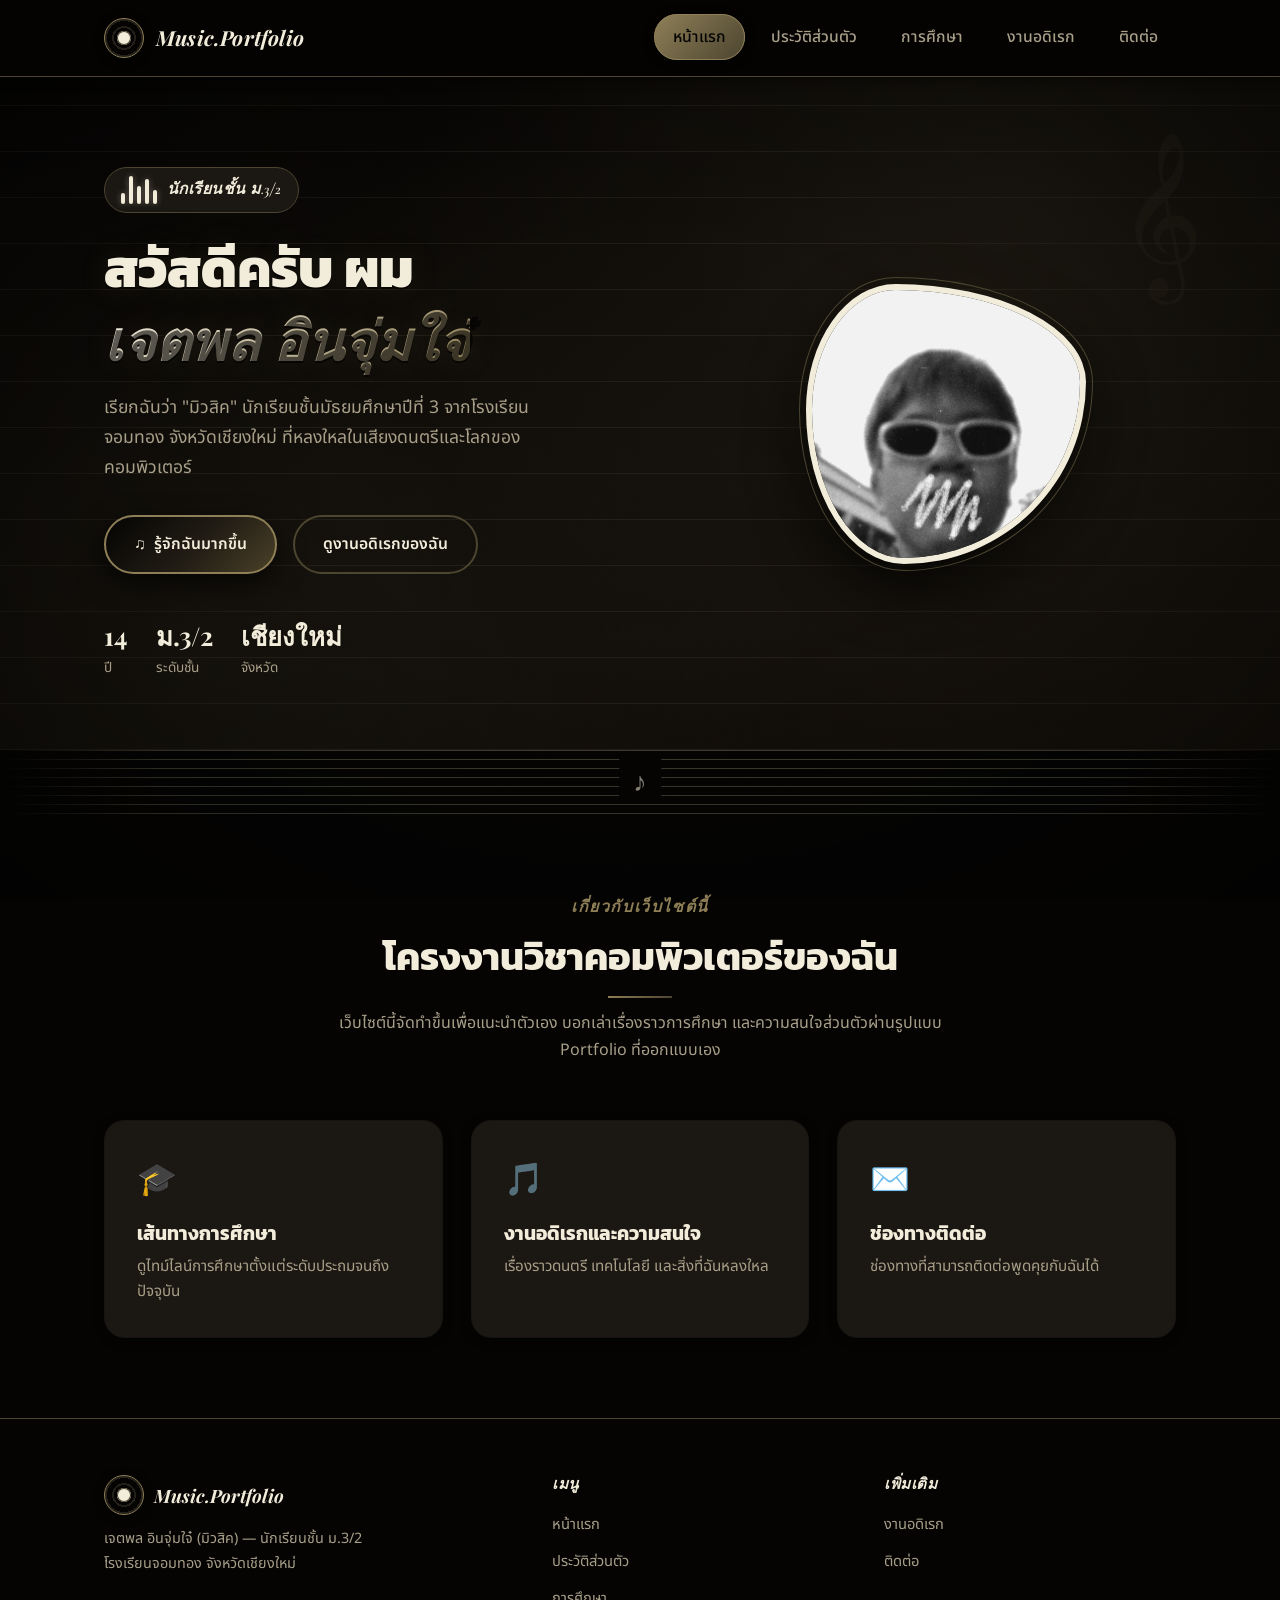
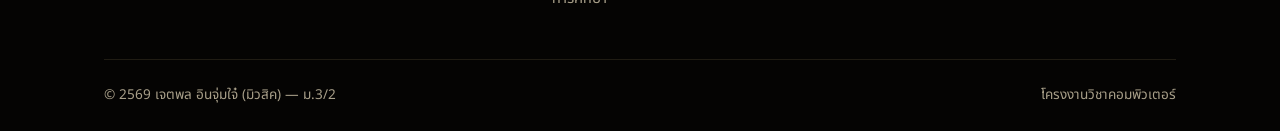
<file: index.html>
<!DOCTYPE html>
<html lang="th">
<head>
  <meta charset="UTF-8">
  <meta name="viewport" content="width=device-width, initial-scale=1.0">
  <title>มิวสิค | Student Portfolio</title>
  <link rel="stylesheet" href="style.css">
</head>
<body>

  <header>
    <nav class="navbar">
      <div class="container">
        <a href="index.html" class="nav-brand">
          <span class="logo-mark">ม</span>
          Music.Portfolio
        </a>
        <ul class="nav-links" id="navLinks">
          <li><a href="index.html" class="active">หน้าแรก</a></li>
          <li><a href="profile.html">ประวัติส่วนตัว</a></li>
          <li><a href="education.html">การศึกษา</a></li>
          <li><a href="hobby.html">งานอดิเรก</a></li>
          <li><a href="contact.html">ติดต่อ</a></li>
        </ul>
        <button class="nav-toggle" id="navToggle" aria-label="เปิดเมนู">
          <span></span><span></span><span></span>
        </button>
      </div>
    </nav>
  </header>

  <main>
    <section class="hero">
      <div class="hero-bg-wave"></div>
      <div class="container">
        <div class="hero-text fade-up">
          <span class="hero-eyebrow">
            <span class="soundwave"><span></span><span></span><span></span><span></span><span></span></span>
            นักเรียนชั้น ม.3/2
          </span>
          <h1>สวัสดีครับ ผม<br><span>เจตพล อินจุ่มใจ๋</span></h1>
          <p class="hero-tagline">
            เรียกฉันว่า "มิวสิค" นักเรียนชั้นมัธยมศึกษาปีที่ 3 จากโรงเรียนจอมทอง
            จังหวัดเชียงใหม่ ที่หลงใหลในเสียงดนตรีและโลกของคอมพิวเตอร์
          </p>
          <div class="hero-actions">
            <a href="profile.html" class="btn btn-primary">รู้จักฉันมากขึ้น</a>
            <a href="hobby.html" class="btn btn-secondary">ดูงานอดิเรกของฉัน</a>
          </div>
          <div class="hero-stats">
            <div class="hero-stat">
              <strong>14</strong>
              <span>ปี</span>
            </div>
            <div class="hero-stat">
              <strong>ม.3/2</strong>
              <span>ระดับชั้น</span>
            </div>
            <div class="hero-stat">
              <strong>เชียงใหม่</strong>
              <span>จังหวัด</span>
            </div>
          </div>
        </div>
        <div class="hero-visual fade-up delay-2">
          <div class="profile-frame">
            <img src="[data-uri]"
                 alt="รูปโปรไฟล์ของฉัน">
          </div>
        </div>
      </div>
    </section>

    <div class="section-divider"></div>

    <section class="section">
      <div class="container">
        <div class="section-header">
          <span class="eyebrow">เกี่ยวกับเว็บไซต์นี้</span>
          <h2>โครงงานวิชาคอมพิวเตอร์ของฉัน</h2>
          <p>เว็บไซต์นี้จัดทำขึ้นเพื่อแนะนำตัวเอง บอกเล่าเรื่องราวการศึกษา
            และความสนใจส่วนตัวผ่านรูปแบบ Portfolio ที่ออกแบบเอง</p>
        </div>
        <div class="hobby-grid">
          <div class="card">
            <div class="icon" style="font-size:2rem; margin-bottom:14px;">🎓</div>
            <h3>เส้นทางการศึกษา</h3>
            <p style="color:var(--text-muted); font-size:0.95rem; margin-top:8px;">
              ดูไทม์ไลน์การศึกษาตั้งแต่ระดับประถมจนถึงปัจจุบัน
            </p>
          </div>
          <div class="card">
            <div class="icon" style="font-size:2rem; margin-bottom:14px;">🎵</div>
            <h3>งานอดิเรกและความสนใจ</h3>
            <p style="color:var(--text-muted); font-size:0.95rem; margin-top:8px;">
              เรื่องราวดนตรี เทคโนโลยี และสิ่งที่ฉันหลงใหล
            </p>
          </div>
          <div class="card">
            <div class="icon" style="font-size:2rem; margin-bottom:14px;">✉️</div>
            <h3>ช่องทางติดต่อ</h3>
            <p style="color:var(--text-muted); font-size:0.95rem; margin-top:8px;">
              ช่องทางที่สามารถติดต่อพูดคุยกับฉันได้
            </p>
          </div>
        </div>
      </div>
    </section>
  </main>

  <footer class="site-footer">
    <div class="container">
      <div class="footer-top">
        <div class="footer-col">
          <div class="footer-brand">
            <span class="logo-mark">ม</span>
            Music.Portfolio
          </div>
          <p style="font-size:0.9rem; color:var(--blue-200);">
            เจตพล อินจุ่มใจ๋ (มิวสิค) — นักเรียนชั้น ม.3/2<br>
            โรงเรียนจอมทอง จังหวัดเชียงใหม่
          </p>
        </div>
        <div class="footer-col">
          <h4>เมนู</h4>
          <ul>
            <li><a href="index.html">หน้าแรก</a></li>
            <li><a href="profile.html">ประวัติส่วนตัว</a></li>
            <li><a href="education.html">การศึกษา</a></li>
          </ul>
        </div>
        <div class="footer-col">
          <h4>เพิ่มเติม</h4>
          <ul>
            <li><a href="hobby.html">งานอดิเรก</a></li>
            <li><a href="contact.html">ติดต่อ</a></li>
          </ul>
        </div>
      </div>
      <div class="footer-bottom">
        <span>© 2569 เจตพล อินจุ่มใจ๋ (มิวสิค) — ม.3/2</span>
        <span>โครงงานวิชาคอมพิวเตอร์</span>
      </div>
    </div>
  </footer>

  <script>
    const navToggle = document.getElementById('navToggle');
    const navLinks = document.getElementById('navLinks');
    if (navToggle) {
      navToggle.addEventListener('click', () => navLinks.classList.toggle('open'));
    }
  </script>

  <script>
    // ลอยตัวโน้ตดนตรี — ambient floating notes decoration
    (function () {
      const container = document.createElement('div');
      container.className = 'notes-bg';
      document.body.appendChild(container);
      const symbols = ['\u266A', '\u266B', '\u2669', '\u266C'];
      const count = window.innerWidth < 760 ? 7 : 13;
      for (let i = 0; i < count; i++) {
        const note = document.createElement('span');
        note.className = 'note-particle';
        note.textContent = symbols[Math.floor(Math.random() * symbols.length)];
        note.style.left = (Math.random() * 100) + 'vw';
        note.style.fontSize = (14 + Math.random() * 22) + 'px';
        note.style.animationDuration = (12 + Math.random() * 14) + 's';
        note.style.animationDelay = (Math.random() * 16) + 's';
        container.appendChild(note);
      }
    })();
  </script>

</body>
</html>
</file>
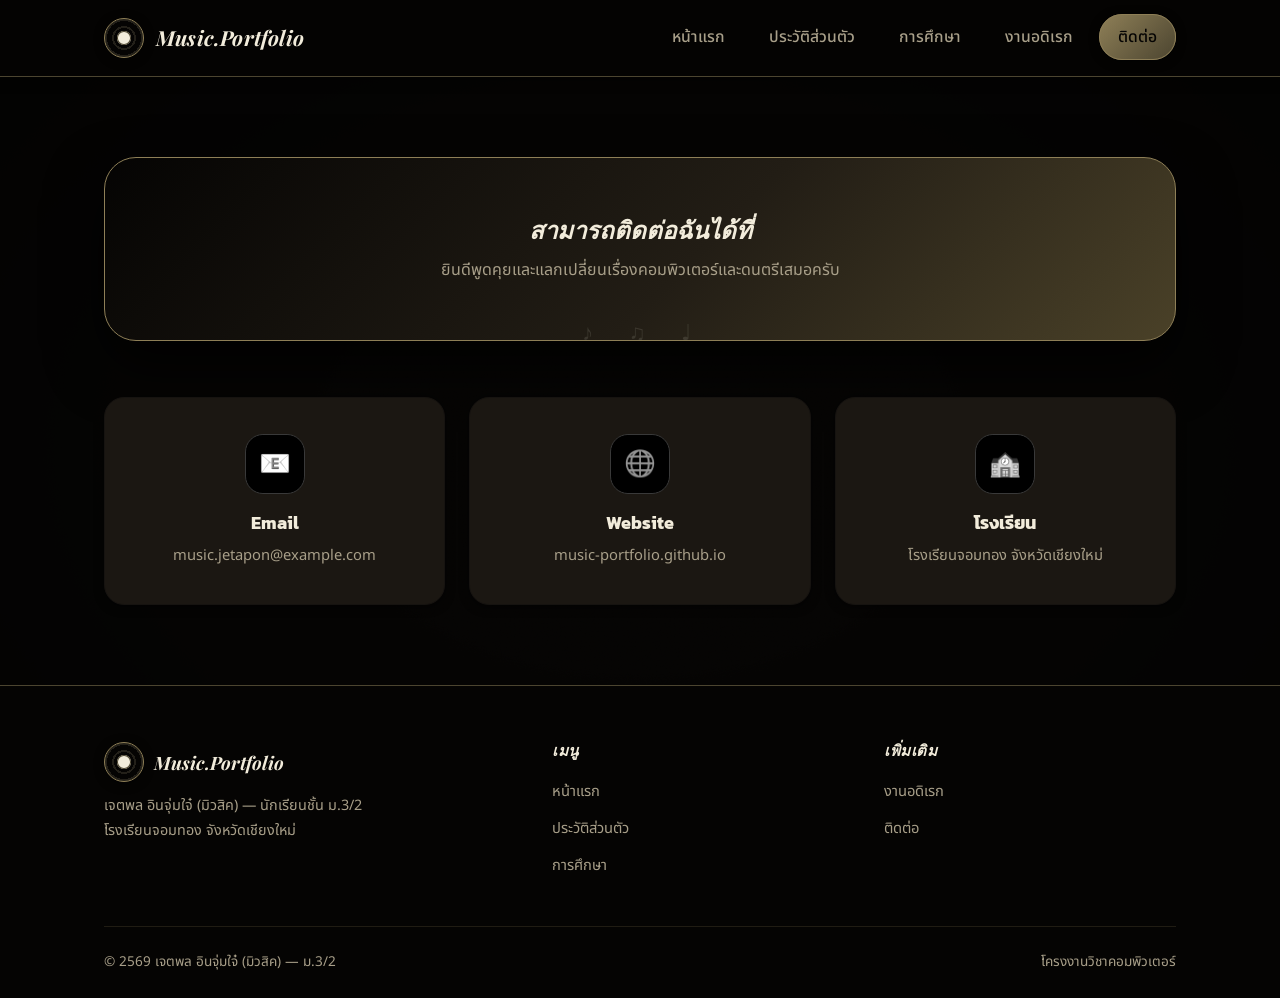
<file: contact.html>
<!DOCTYPE html>
<html lang="th">
<head>
  <meta charset="UTF-8">
  <meta name="viewport" content="width=device-width, initial-scale=1.0">
  <title>ติดต่อ | มิวสิค Portfolio</title>
  <link rel="stylesheet" href="style.css">
</head>
<body>

  <header>
    <nav class="navbar">
      <div class="container">
        <a href="index.html" class="nav-brand">
          <span class="logo-mark">ม</span>
          Music.Portfolio
        </a>
        <ul class="nav-links" id="navLinks">
          <li><a href="index.html">หน้าแรก</a></li>
          <li><a href="profile.html">ประวัติส่วนตัว</a></li>
          <li><a href="education.html">การศึกษา</a></li>
          <li><a href="hobby.html">งานอดิเรก</a></li>
          <li><a href="contact.html" class="active">ติดต่อ</a></li>
        </ul>
        <button class="nav-toggle" id="navToggle" aria-label="เปิดเมนู">
          <span></span><span></span><span></span>
        </button>
      </div>
    </nav>
  </header>

  <main>
    <section class="section">
      <div class="container">
        <div class="contact-cta">
          <h2>สามารถติดต่อฉันได้ที่</h2>
          <p>ยินดีพูดคุยและแลกเปลี่ยนเรื่องคอมพิวเตอร์และดนตรีเสมอครับ</p>
        </div>

        <div class="contact-grid">
          <div class="card contact-card">
            <div class="icon-badge">📧</div>
            <h3>Email</h3>
            <p>music.jetapon@example.com</p>
          </div>

          <div class="card contact-card">
            <div class="icon-badge">🌐</div>
            <h3>Website</h3>
            <p>music-portfolio.github.io</p>
          </div>

          <div class="card contact-card">
            <div class="icon-badge">🏫</div>
            <h3>โรงเรียน</h3>
            <p>โรงเรียนจอมทอง จังหวัดเชียงใหม่</p>
          </div>
        </div>
      </div>
    </section>
  </main>

  <footer class="site-footer">
    <div class="container">
      <div class="footer-top">
        <div class="footer-col">
          <div class="footer-brand">
            <span class="logo-mark">ม</span>
            Music.Portfolio
          </div>
          <p style="font-size:0.9rem; color:var(--blue-200);">
            เจตพล อินจุ่มใจ๋ (มิวสิค) — นักเรียนชั้น ม.3/2<br>
            โรงเรียนจอมทอง จังหวัดเชียงใหม่
          </p>
        </div>
        <div class="footer-col">
          <h4>เมนู</h4>
          <ul>
            <li><a href="index.html">หน้าแรก</a></li>
            <li><a href="profile.html">ประวัติส่วนตัว</a></li>
            <li><a href="education.html">การศึกษา</a></li>
          </ul>
        </div>
        <div class="footer-col">
          <h4>เพิ่มเติม</h4>
          <ul>
            <li><a href="hobby.html">งานอดิเรก</a></li>
            <li><a href="contact.html">ติดต่อ</a></li>
          </ul>
        </div>
      </div>
      <div class="footer-bottom">
        <span>© 2569 เจตพล อินจุ่มใจ๋ (มิวสิค) — ม.3/2</span>
        <span>โครงงานวิชาคอมพิวเตอร์</span>
      </div>
    </div>
  </footer>

  <script>
    const navToggle = document.getElementById('navToggle');
    const navLinks = document.getElementById('navLinks');
    if (navToggle) {
      navToggle.addEventListener('click', () => navLinks.classList.toggle('open'));
    }
  </script>

  <script>
    // ลอยตัวโน้ตดนตรี — ambient floating notes decoration
    (function () {
      const container = document.createElement('div');
      container.className = 'notes-bg';
      document.body.appendChild(container);
      const symbols = ['\u266A', '\u266B', '\u2669', '\u266C'];
      const count = window.innerWidth < 760 ? 7 : 13;
      for (let i = 0; i < count; i++) {
        const note = document.createElement('span');
        note.className = 'note-particle';
        note.textContent = symbols[Math.floor(Math.random() * symbols.length)];
        note.style.left = (Math.random() * 100) + 'vw';
        note.style.fontSize = (14 + Math.random() * 22) + 'px';
        note.style.animationDuration = (12 + Math.random() * 14) + 's';
        note.style.animationDelay = (Math.random() * 16) + 's';
        container.appendChild(note);
      }
    })();
  </script>

</body>
</html>
</file>
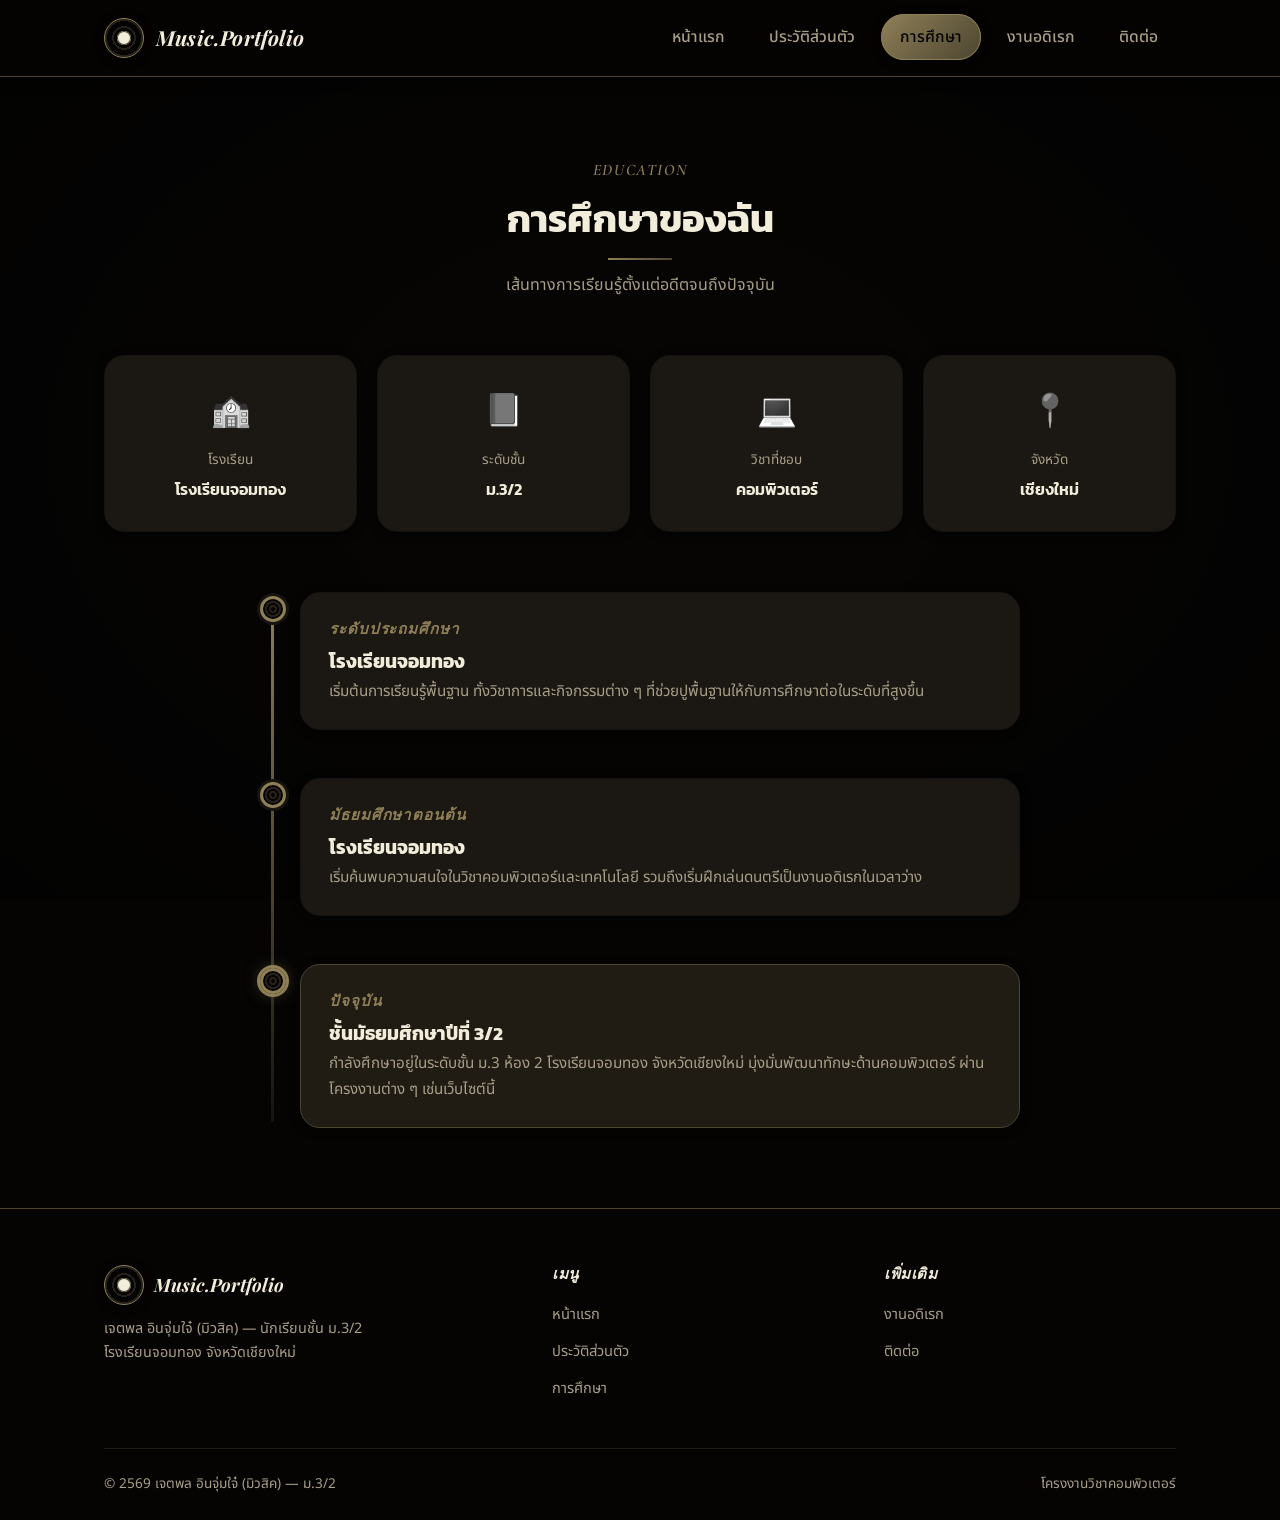
<file: education.html>
<!DOCTYPE html>
<html lang="th">
<head>
  <meta charset="UTF-8">
  <meta name="viewport" content="width=device-width, initial-scale=1.0">
  <title>การศึกษา | มิวสิค Portfolio</title>
  <link rel="stylesheet" href="style.css">
</head>
<body>

  <header>
    <nav class="navbar">
      <div class="container">
        <a href="index.html" class="nav-brand">
          <span class="logo-mark">ม</span>
          Music.Portfolio
        </a>
        <ul class="nav-links" id="navLinks">
          <li><a href="index.html">หน้าแรก</a></li>
          <li><a href="profile.html">ประวัติส่วนตัว</a></li>
          <li><a href="education.html" class="active">การศึกษา</a></li>
          <li><a href="hobby.html">งานอดิเรก</a></li>
          <li><a href="contact.html">ติดต่อ</a></li>
        </ul>
        <button class="nav-toggle" id="navToggle" aria-label="เปิดเมนู">
          <span></span><span></span><span></span>
        </button>
      </div>
    </nav>
  </header>

  <main>
    <section class="section">
      <div class="container">
        <div class="section-header">
          <span class="eyebrow">Education</span>
          <h2>การศึกษาของฉัน</h2>
          <p>เส้นทางการเรียนรู้ตั้งแต่อดีตจนถึงปัจจุบัน</p>
        </div>

        <div class="highlight-strip">
          <div class="highlight-item">
            <div class="icon">🏫</div>
            <div class="label">โรงเรียน</div>
            <div class="value">โรงเรียนจอมทอง</div>
          </div>
          <div class="highlight-item">
            <div class="icon">📘</div>
            <div class="label">ระดับชั้น</div>
            <div class="value">ม.3/2</div>
          </div>
          <div class="highlight-item">
            <div class="icon">💻</div>
            <div class="label">วิชาที่ชอบ</div>
            <div class="value">คอมพิวเตอร์</div>
          </div>
          <div class="highlight-item">
            <div class="icon">📍</div>
            <div class="label">จังหวัด</div>
            <div class="value">เชียงใหม่</div>
          </div>
        </div>

        <div class="timeline">
          <div class="timeline-item">
            <div class="timeline-dot"></div>
            <div class="timeline-content">
              <div class="stage">ระดับประถมศึกษา</div>
              <h3>โรงเรียนจอมทอง</h3>
              <p>เริ่มต้นการเรียนรู้พื้นฐาน ทั้งวิชาการและกิจกรรมต่าง ๆ
                ที่ช่วยปูพื้นฐานให้กับการศึกษาต่อในระดับที่สูงขึ้น</p>
            </div>
          </div>

          <div class="timeline-item">
            <div class="timeline-dot"></div>
            <div class="timeline-content">
              <div class="stage">มัธยมศึกษาตอนต้น</div>
              <h3>โรงเรียนจอมทอง</h3>
              <p>เริ่มค้นพบความสนใจในวิชาคอมพิวเตอร์และเทคโนโลยี
                รวมถึงเริ่มฝึกเล่นดนตรีเป็นงานอดิเรกในเวลาว่าง</p>
            </div>
          </div>

          <div class="timeline-item current">
            <div class="timeline-dot"></div>
            <div class="timeline-content">
              <div class="stage">ปัจจุบัน</div>
              <h3>ชั้นมัธยมศึกษาปีที่ 3/2</h3>
              <p>กำลังศึกษาอยู่ในระดับชั้น ม.3 ห้อง 2 โรงเรียนจอมทอง
                จังหวัดเชียงใหม่ มุ่งมั่นพัฒนาทักษะด้านคอมพิวเตอร์
                ผ่านโครงงานต่าง ๆ เช่นเว็บไซต์นี้</p>
            </div>
          </div>
        </div>
      </div>
    </section>
  </main>

  <footer class="site-footer">
    <div class="container">
      <div class="footer-top">
        <div class="footer-col">
          <div class="footer-brand">
            <span class="logo-mark">ม</span>
            Music.Portfolio
          </div>
          <p style="font-size:0.9rem; color:var(--blue-200);">
            เจตพล อินจุ่มใจ๋ (มิวสิค) — นักเรียนชั้น ม.3/2<br>
            โรงเรียนจอมทอง จังหวัดเชียงใหม่
          </p>
        </div>
        <div class="footer-col">
          <h4>เมนู</h4>
          <ul>
            <li><a href="index.html">หน้าแรก</a></li>
            <li><a href="profile.html">ประวัติส่วนตัว</a></li>
            <li><a href="education.html">การศึกษา</a></li>
          </ul>
        </div>
        <div class="footer-col">
          <h4>เพิ่มเติม</h4>
          <ul>
            <li><a href="hobby.html">งานอดิเรก</a></li>
            <li><a href="contact.html">ติดต่อ</a></li>
          </ul>
        </div>
      </div>
      <div class="footer-bottom">
        <span>© 2569 เจตพล อินจุ่มใจ๋ (มิวสิค) — ม.3/2</span>
        <span>โครงงานวิชาคอมพิวเตอร์</span>
      </div>
    </div>
  </footer>

  <script>
    const navToggle = document.getElementById('navToggle');
    const navLinks = document.getElementById('navLinks');
    if (navToggle) {
      navToggle.addEventListener('click', () => navLinks.classList.toggle('open'));
    }
  </script>

  <script>
    // ลอยตัวโน้ตดนตรี — ambient floating notes decoration
    (function () {
      const container = document.createElement('div');
      container.className = 'notes-bg';
      document.body.appendChild(container);
      const symbols = ['\u266A', '\u266B', '\u2669', '\u266C'];
      const count = window.innerWidth < 760 ? 7 : 13;
      for (let i = 0; i < count; i++) {
        const note = document.createElement('span');
        note.className = 'note-particle';
        note.textContent = symbols[Math.floor(Math.random() * symbols.length)];
        note.style.left = (Math.random() * 100) + 'vw';
        note.style.fontSize = (14 + Math.random() * 22) + 'px';
        note.style.animationDuration = (12 + Math.random() * 14) + 's';
        note.style.animationDelay = (Math.random() * 16) + 's';
        container.appendChild(note);
      }
    })();
  </script>

</body>
</html>
</file>
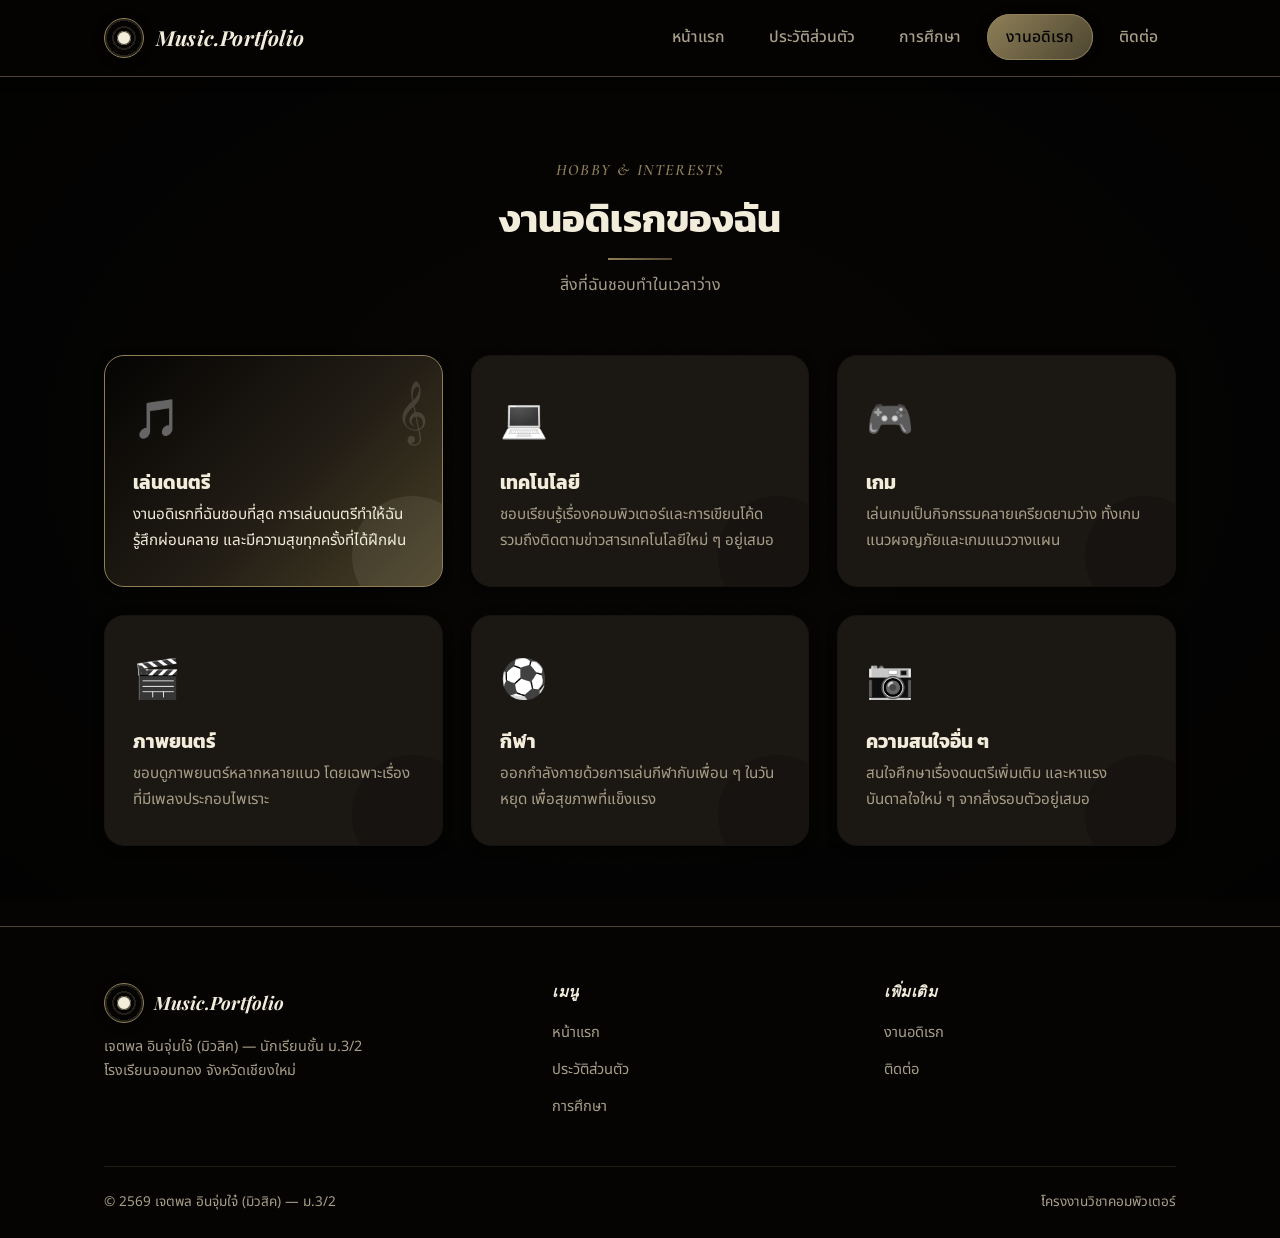
<file: hobby.html>
<!DOCTYPE html>
<html lang="th">
<head>
  <meta charset="UTF-8">
  <meta name="viewport" content="width=device-width, initial-scale=1.0">
  <title>งานอดิเรก | มิวสิค Portfolio</title>
  <link rel="stylesheet" href="style.css">
</head>
<body>

  <header>
    <nav class="navbar">
      <div class="container">
        <a href="index.html" class="nav-brand">
          <span class="logo-mark">ม</span>
          Music.Portfolio
        </a>
        <ul class="nav-links" id="navLinks">
          <li><a href="index.html">หน้าแรก</a></li>
          <li><a href="profile.html">ประวัติส่วนตัว</a></li>
          <li><a href="education.html">การศึกษา</a></li>
          <li><a href="hobby.html" class="active">งานอดิเรก</a></li>
          <li><a href="contact.html">ติดต่อ</a></li>
        </ul>
        <button class="nav-toggle" id="navToggle" aria-label="เปิดเมนู">
          <span></span><span></span><span></span>
        </button>
      </div>
    </nav>
  </header>

  <main>
    <section class="section">
      <div class="container">
        <div class="section-header">
          <span class="eyebrow">Hobby &amp; Interests</span>
          <h2>งานอดิเรกของฉัน</h2>
          <p>สิ่งที่ฉันชอบทำในเวลาว่าง</p>
        </div>

        <div class="hobby-grid">
          <div class="hobby-card featured">
            <div class="icon">🎵</div>
            <h3>เล่นดนตรี</h3>
            <p>งานอดิเรกที่ฉันชอบที่สุด การเล่นดนตรีทำให้ฉันรู้สึกผ่อนคลาย
              และมีความสุขทุกครั้งที่ได้ฝึกฝน</p>
          </div>

          <div class="hobby-card">
            <div class="icon">💻</div>
            <h3>เทคโนโลยี</h3>
            <p>ชอบเรียนรู้เรื่องคอมพิวเตอร์และการเขียนโค้ด
              รวมถึงติดตามข่าวสารเทคโนโลยีใหม่ ๆ อยู่เสมอ</p>
          </div>

          <div class="hobby-card">
            <div class="icon">🎮</div>
            <h3>เกม</h3>
            <p>เล่นเกมเป็นกิจกรรมคลายเครียดยามว่าง
              ทั้งเกมแนวผจญภัยและเกมแนววางแผน</p>
          </div>

          <div class="hobby-card">
            <div class="icon">🎬</div>
            <h3>ภาพยนตร์</h3>
            <p>ชอบดูภาพยนตร์หลากหลายแนว โดยเฉพาะเรื่องที่มีเพลงประกอบไพเราะ</p>
          </div>

          <div class="hobby-card">
            <div class="icon">⚽</div>
            <h3>กีฬา</h3>
            <p>ออกกำลังกายด้วยการเล่นกีฬากับเพื่อน ๆ ในวันหยุด
              เพื่อสุขภาพที่แข็งแรง</p>
          </div>

          <div class="hobby-card">
            <div class="icon">📷</div>
            <h3>ความสนใจอื่น ๆ</h3>
            <p>สนใจศึกษาเรื่องดนตรีเพิ่มเติม และหาแรงบันดาลใจใหม่ ๆ
              จากสิ่งรอบตัวอยู่เสมอ</p>
          </div>
        </div>
      </div>
    </section>
  </main>

  <footer class="site-footer">
    <div class="container">
      <div class="footer-top">
        <div class="footer-col">
          <div class="footer-brand">
            <span class="logo-mark">ม</span>
            Music.Portfolio
          </div>
          <p style="font-size:0.9rem; color:var(--blue-200);">
            เจตพล อินจุ่มใจ๋ (มิวสิค) — นักเรียนชั้น ม.3/2<br>
            โรงเรียนจอมทอง จังหวัดเชียงใหม่
          </p>
        </div>
        <div class="footer-col">
          <h4>เมนู</h4>
          <ul>
            <li><a href="index.html">หน้าแรก</a></li>
            <li><a href="profile.html">ประวัติส่วนตัว</a></li>
            <li><a href="education.html">การศึกษา</a></li>
          </ul>
        </div>
        <div class="footer-col">
          <h4>เพิ่มเติม</h4>
          <ul>
            <li><a href="hobby.html">งานอดิเรก</a></li>
            <li><a href="contact.html">ติดต่อ</a></li>
          </ul>
        </div>
      </div>
      <div class="footer-bottom">
        <span>© 2569 เจตพล อินจุ่มใจ๋ (มิวสิค) — ม.3/2</span>
        <span>โครงงานวิชาคอมพิวเตอร์</span>
      </div>
    </div>
  </footer>

  <script>
    const navToggle = document.getElementById('navToggle');
    const navLinks = document.getElementById('navLinks');
    if (navToggle) {
      navToggle.addEventListener('click', () => navLinks.classList.toggle('open'));
    }
  </script>

  <script>
    // ลอยตัวโน้ตดนตรี — ambient floating notes decoration
    (function () {
      const container = document.createElement('div');
      container.className = 'notes-bg';
      document.body.appendChild(container);
      const symbols = ['\u266A', '\u266B', '\u2669', '\u266C'];
      const count = window.innerWidth < 760 ? 7 : 13;
      for (let i = 0; i < count; i++) {
        const note = document.createElement('span');
        note.className = 'note-particle';
        note.textContent = symbols[Math.floor(Math.random() * symbols.length)];
        note.style.left = (Math.random() * 100) + 'vw';
        note.style.fontSize = (14 + Math.random() * 22) + 'px';
        note.style.animationDuration = (12 + Math.random() * 14) + 's';
        note.style.animationDelay = (Math.random() * 16) + 's';
        container.appendChild(note);
      }
    })();
  </script>

</body>
</html>
</file>
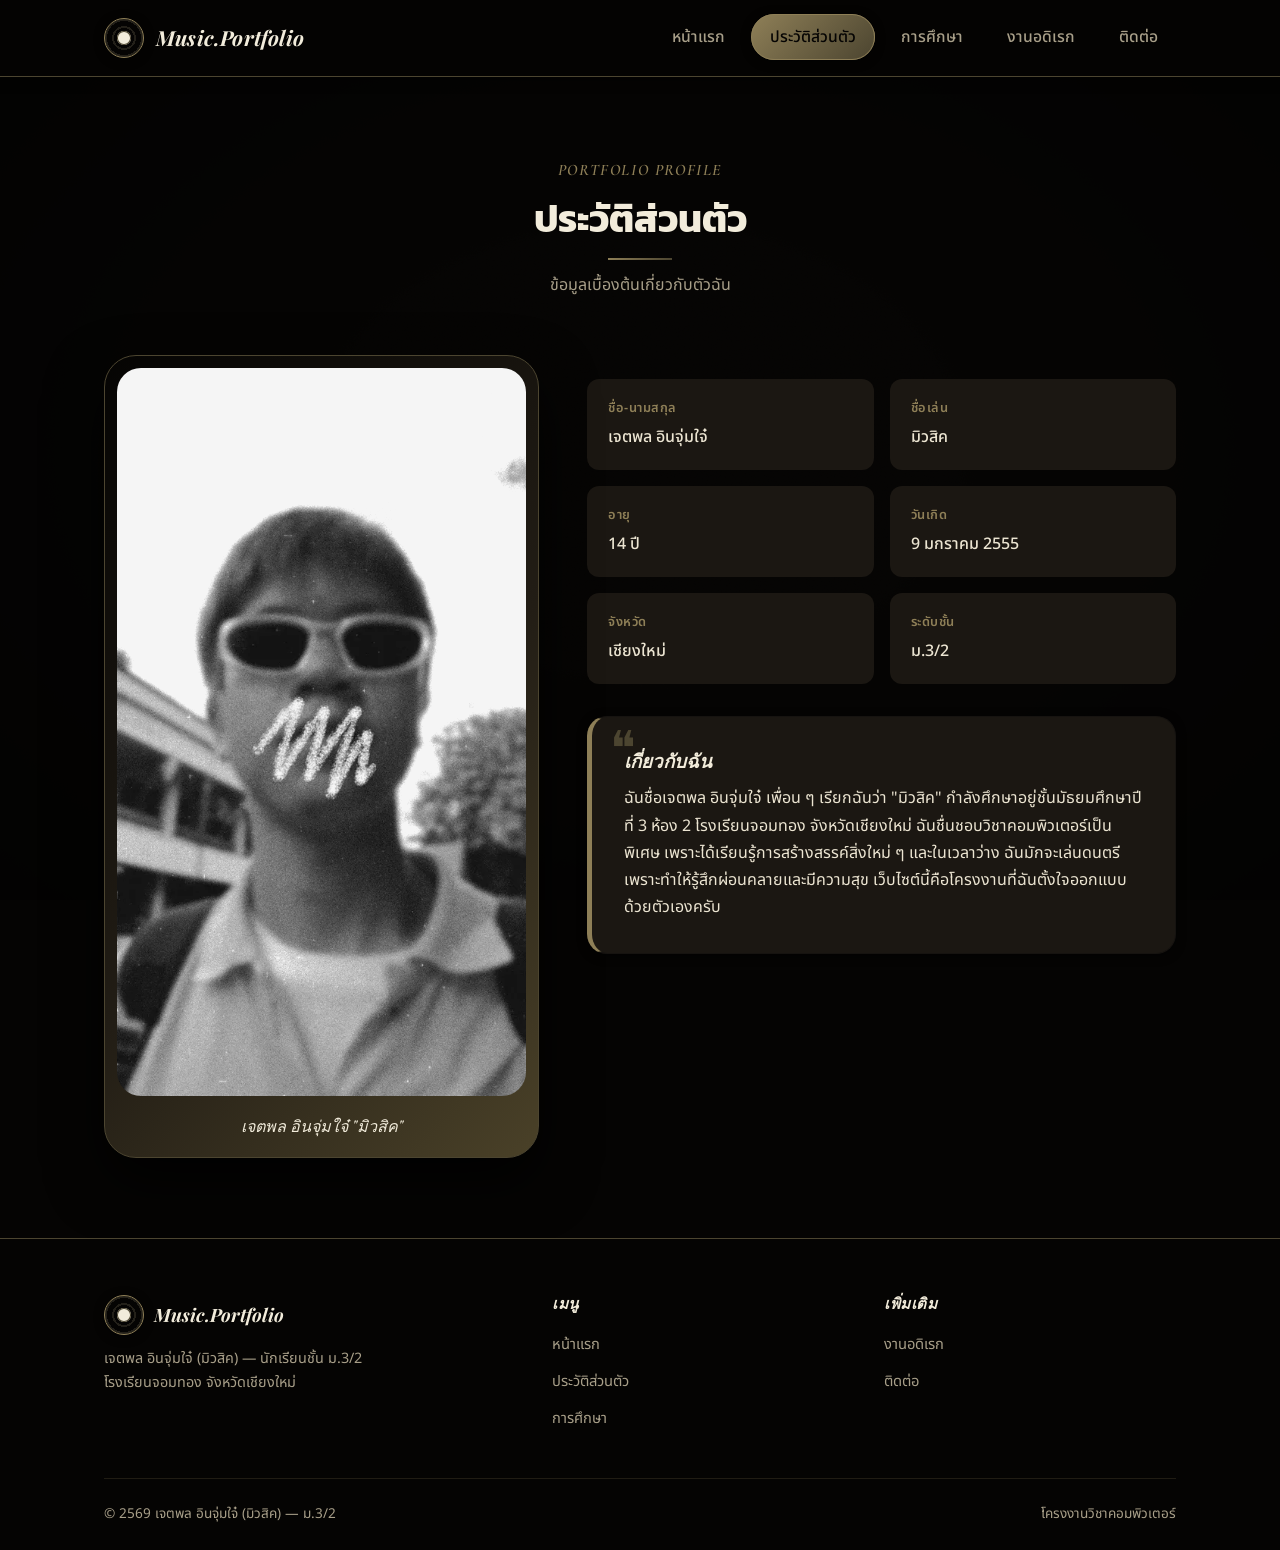
<file: profile.html>
<!DOCTYPE html>
<html lang="th">
<head>
  <meta charset="UTF-8">
  <meta name="viewport" content="width=device-width, initial-scale=1.0">
  <title>ประวัติส่วนตัว | มิวสิค Portfolio</title>
  <link rel="stylesheet" href="style.css">
</head>
<body>

  <header>
    <nav class="navbar">
      <div class="container">
        <a href="index.html" class="nav-brand">
          <span class="logo-mark">ม</span>
          Music.Portfolio
        </a>
        <ul class="nav-links" id="navLinks">
          <li><a href="index.html">หน้าแรก</a></li>
          <li><a href="profile.html" class="active">ประวัติส่วนตัว</a></li>
          <li><a href="education.html">การศึกษา</a></li>
          <li><a href="hobby.html">งานอดิเรก</a></li>
          <li><a href="contact.html">ติดต่อ</a></li>
        </ul>
        <button class="nav-toggle" id="navToggle" aria-label="เปิดเมนู">
          <span></span><span></span><span></span>
        </button>
      </div>
    </nav>
  </header>

  <main>
    <section class="section">
      <div class="container">
        <div class="section-header">
          <span class="eyebrow">Portfolio Profile</span>
          <h2>ประวัติส่วนตัว</h2>
          <p>ข้อมูลเบื้องต้นเกี่ยวกับตัวฉัน</p>
        </div>

        <div class="profile-grid">
          <div class="profile-photo-card">
            <img src="[data-uri]"
                 alt="รูปโปรไฟล์ของฉัน">
            <div class="profile-photo-caption">เจตพล อินจุ่มใจ๋ "มิวสิค"</div>
          </div>

          <div>
            <div class="info-list">
              <div class="info-item">
                <div class="label">ชื่อ-นามสกุล</div>
                <div class="value">เจตพล อินจุ่มใจ๋</div>
              </div>
              <div class="info-item">
                <div class="label">ชื่อเล่น</div>
                <div class="value">มิวสิค</div>
              </div>
              <div class="info-item">
                <div class="label">อายุ</div>
                <div class="value">14 ปี</div>
              </div>
              <div class="info-item">
                <div class="label">วันเกิด</div>
                <div class="value">9 มกราคม 2555</div>
              </div>
              <div class="info-item">
                <div class="label">จังหวัด</div>
                <div class="value">เชียงใหม่</div>
              </div>
              <div class="info-item">
                <div class="label">ระดับชั้น</div>
                <div class="value">ม.3/2</div>
              </div>
            </div>

            <div class="about-box">
              <h3>เกี่ยวกับฉัน</h3>
              <p>
                ฉันชื่อเจตพล อินจุ่มใจ๋ เพื่อน ๆ เรียกฉันว่า "มิวสิค"
                กำลังศึกษาอยู่ชั้นมัธยมศึกษาปีที่ 3 ห้อง 2 โรงเรียนจอมทอง
                จังหวัดเชียงใหม่ ฉันชื่นชอบวิชาคอมพิวเตอร์เป็นพิเศษ
                เพราะได้เรียนรู้การสร้างสรรค์สิ่งใหม่ ๆ และในเวลาว่าง
                ฉันมักจะเล่นดนตรี เพราะทำให้รู้สึกผ่อนคลายและมีความสุข
                เว็บไซต์นี้คือโครงงานที่ฉันตั้งใจออกแบบด้วยตัวเองครับ
              </p>
            </div>
          </div>
        </div>
      </div>
    </section>
  </main>

  <footer class="site-footer">
    <div class="container">
      <div class="footer-top">
        <div class="footer-col">
          <div class="footer-brand">
            <span class="logo-mark">ม</span>
            Music.Portfolio
          </div>
          <p style="font-size:0.9rem; color:var(--blue-200);">
            เจตพล อินจุ่มใจ๋ (มิวสิค) — นักเรียนชั้น ม.3/2<br>
            โรงเรียนจอมทอง จังหวัดเชียงใหม่
          </p>
        </div>
        <div class="footer-col">
          <h4>เมนู</h4>
          <ul>
            <li><a href="index.html">หน้าแรก</a></li>
            <li><a href="profile.html">ประวัติส่วนตัว</a></li>
            <li><a href="education.html">การศึกษา</a></li>
          </ul>
        </div>
        <div class="footer-col">
          <h4>เพิ่มเติม</h4>
          <ul>
            <li><a href="hobby.html">งานอดิเรก</a></li>
            <li><a href="contact.html">ติดต่อ</a></li>
          </ul>
        </div>
      </div>
      <div class="footer-bottom">
        <span>© 2569 เจตพล อินจุ่มใจ๋ (มิวสิค) — ม.3/2</span>
        <span>โครงงานวิชาคอมพิวเตอร์</span>
      </div>
    </div>
  </footer>

  <script>
    const navToggle = document.getElementById('navToggle');
    const navLinks = document.getElementById('navLinks');
    if (navToggle) {
      navToggle.addEventListener('click', () => navLinks.classList.toggle('open'));
    }
  </script>

  <script>
    // ลอยตัวโน้ตดนตรี — ambient floating notes decoration
    (function () {
      const container = document.createElement('div');
      container.className = 'notes-bg';
      document.body.appendChild(container);
      const symbols = ['\u266A', '\u266B', '\u2669', '\u266C'];
      const count = window.innerWidth < 760 ? 7 : 13;
      for (let i = 0; i < count; i++) {
        const note = document.createElement('span');
        note.className = 'note-particle';
        note.textContent = symbols[Math.floor(Math.random() * symbols.length)];
        note.style.left = (Math.random() * 100) + 'vw';
        note.style.fontSize = (14 + Math.random() * 22) + 'px';
        note.style.animationDuration = (12 + Math.random() * 14) + 's';
        note.style.animationDelay = (Math.random() * 16) + 's';
        container.appendChild(note);
      }
    })();
  </script>

</body>
</html>
</file>
<file: style.css>
/* ==========================================================================
   Music's Portfolio — style.css
   Theme: Vintage Rockstar — Old-Era Musician, Black & White, Mysterious
   ========================================================================== */

@import url('https://fonts.googleapis.com/css2?family=Kanit:wght@400;500;600;700;800&family=Noto+Sans+Thai:wght@300;400;500;600;700&family=Playfair+Display:ital,wght@0,500;0,700;0,800;1,500;1,600;1,700&family=Cormorant+Garamond:ital,wght@0,500;1,500;1,600&display=swap');

:root {
  /* Vintage monochrome palette — aged photograph tones */
  --blue-900: #050403;
  --blue-700: #161310;
  --blue-400: #6b6350;
  --blue-200: #a89f89;
  --blue-50:  #1b1712;
  --white:    #f2ecdb;

  --ink:      #050403;
  --paper:    #f2ecdb;
  --brass:    #8e7f57;
  --brass-dim: #4c4530;

  --text-dark: #ece5d2;
  --text-muted: #a89f89;

  --gradient-main: linear-gradient(135deg, #050403 0%, #221d15 55%, #4a4128 100%);
  --gradient-soft: linear-gradient(160deg, #050403 0%, #14100b 100%);
  --gradient-brass: linear-gradient(135deg, #8e7f57 0%, #4c4530 100%);

  --shadow-sm: 0 2px 10px rgba(0, 0, 0, 0.55);
  --shadow-md: 0 10px 28px rgba(0, 0, 0, 0.65);
  --shadow-lg: 0 24px 56px rgba(0, 0, 0, 0.8);

  --radius-sm: 12px;
  --radius-md: 20px;
  --radius-lg: 32px;

  --container-width: 1120px;

  --cursor-guitar: url("data:image/svg+xml,%3Csvg xmlns='http://www.w3.org/2000/svg' width='38' height='38' viewBox='0 0 40 40'%3E%3Cg transform='rotate(40 20 20)'%3E%3Crect x='17' y='1' width='6' height='19' rx='2' fill='%23f3efe2' stroke='%23050505' stroke-width='1.2'/%3E%3Cline x1='17' y1='6' x2='23' y2='6' stroke='%23050505' stroke-width='0.6'/%3E%3Cline x1='17' y1='10' x2='23' y2='10' stroke='%23050505' stroke-width='0.6'/%3E%3Cline x1='17' y1='14' x2='23' y2='14' stroke='%23050505' stroke-width='0.6'/%3E%3Cpath d='M14 0 L26 0 L24 4 L16 4 Z' fill='%23f3efe2' stroke='%23050505' stroke-width='1.2'/%3E%3Ccircle cx='16' cy='1.4' r='0.9' fill='%23050505'/%3E%3Ccircle cx='24' cy='1.4' r='0.9' fill='%23050505'/%3E%3Cpath d='M12 19 C 5 21 3 28 8 33 C 11 37 17 38 20 34 C 23 38 30 36 32 30 C 34 25 30 20 24 19 C 21 18 15 18 12 19 Z' fill='%23f3efe2' stroke='%23050505' stroke-width='1.3'/%3E%3Crect x='15' y='23' width='9' height='2.4' rx='1' fill='%23050505'/%3E%3Crect x='15' y='27' width='9' height='2.4' rx='1' fill='%23050505'/%3E%3Ccircle cx='28' cy='31' r='1.4' fill='%23050505'/%3E%3C/g%3E%3C/svg%3E") 4 2, auto;
  --cursor-pick: url("data:image/svg+xml,%3Csvg xmlns='http://www.w3.org/2000/svg' width='26' height='26' viewBox='0 0 30 30'%3E%3Cpath d='M15 2 C 24 2 28 11 23 20 C 20 26 10 26 7 20 C 2 11 6 2 15 2 Z' fill='%23f3efe2' stroke='%23050505' stroke-width='1.6'/%3E%3Ccircle cx='15' cy='12' r='2.2' fill='%23050505'/%3E%3C/svg%3E") 13 6, pointer;
}

* { margin: 0; padding: 0; box-sizing: border-box; }

html { scroll-behavior: smooth; }

body {
  font-family: 'Noto Sans Thai', sans-serif;
  color: var(--text-dark);
  background: var(--ink);
  line-height: 1.7;
  overflow-x: hidden;
  position: relative;
  cursor: var(--cursor-guitar);
}

/* Film-grain + vignette overlay for an old, mysterious atmosphere */
body::before {
  content: '';
  position: fixed;
  inset: 0;
  z-index: 1;
  pointer-events: none;
  background-image:
    radial-gradient(ellipse at center, transparent 35%, rgba(0,0,0,0.55) 100%),
    url("data:image/svg+xml,%3Csvg xmlns='http://www.w3.org/2000/svg' width='140' height='140'%3E%3Cfilter id='n'%3E%3CfeTurbulence type='fractalNoise' baseFrequency='0.9' numOctaves='2' stitchTiles='stitch'/%3E%3C/filter%3E%3Crect width='100%25' height='100%25' filter='url(%23n)' opacity='0.05'/%3E%3C/svg%3E");
  background-size: 100% 100%, 160px 160px;
  mix-blend-mode: overlay;
  animation: grainShift 8s steps(8) infinite;
}

@keyframes grainShift {
  0%   { background-position: 0 0, 0 0; }
  25%  { background-position: 0 0, 40px 20px; }
  50%  { background-position: 0 0, -20px 40px; }
  75%  { background-position: 0 0, 20px -30px; }
  100% { background-position: 0 0, 0 0; }
}

h1, h2, h3, h4 {
  font-family: 'Kanit', sans-serif;
  color: var(--white);
  line-height: 1.3;
}

a, button, .btn, .nav-links a, .card, .hobby-card, .contact-card, .nav-toggle,
.timeline-content, .info-item, .highlight-item {
  cursor: var(--cursor-pick);
}

a { text-decoration: none; color: inherit; }
ul { list-style: none; }
img { max-width: 100%; display: block; filter: grayscale(35%) contrast(1.08); }

.container {
  max-width: var(--container-width);
  margin: 0 auto;
  padding: 0 24px;
  position: relative;
  z-index: 2;
}

/* ==========================================================================
   Floating musical notes — ambient decoration
   ========================================================================== */

.notes-bg {
  position: fixed;
  inset: 0;
  pointer-events: none;
  z-index: 3;
  overflow: hidden;
  mix-blend-mode: overlay;
}

.note-particle {
  position: absolute;
  bottom: -10vh;
  color: var(--paper);
  font-family: 'Playfair Display', serif;
  font-style: italic;
  user-select: none;
  opacity: 0;
  animation-name: noteFloat;
  animation-timing-function: ease-in-out;
  animation-iteration-count: infinite;
  text-shadow: 0 0 10px rgba(242,236,219,0.4);
  will-change: transform, opacity;
}

@keyframes noteFloat {
  0%   { transform: translateY(0) translateX(0) rotate(-6deg); opacity: 0; }
  12%  { opacity: 0.65; }
  50%  { transform: translateY(-55vh) translateX(18px) rotate(10deg); }
  88%  { opacity: 0.45; }
  100% { transform: translateY(-105vh) translateX(-14px) rotate(-14deg); opacity: 0; }
}

/* ==========================================================================
   Soundwave signature element (stage equalizer)
   ========================================================================== */

.soundwave {
  display: flex;
  align-items: flex-end;
  gap: 4px;
  height: 28px;
}

.soundwave span {
  display: block;
  width: 4px;
  border-radius: 4px;
  background: var(--paper);
  box-shadow: 0 0 6px rgba(242,236,219,0.35);
  animation: wave 1.2s ease-in-out infinite;
}

.soundwave span:nth-child(1) { height: 40%; animation-delay: 0s; }
.soundwave span:nth-child(2) { height: 100%; animation-delay: 0.15s; }
.soundwave span:nth-child(3) { height: 65%; animation-delay: 0.3s; }
.soundwave span:nth-child(4) { height: 90%; animation-delay: 0.45s; }
.soundwave span:nth-child(5) { height: 50%; animation-delay: 0.6s; }

@keyframes wave {
  0%, 100% { transform: scaleY(0.55); }
  50% { transform: scaleY(1); }
}

/* Sheet-music staff divider */
.section-divider {
  position: relative;
  width: 100%;
  height: 64px;
  background-image: repeating-linear-gradient(
    0deg,
    var(--blue-400) 0px, var(--blue-400) 1.3px,
    transparent 1.3px, transparent 9px
  );
  background-position: center;
  background-repeat: no-repeat;
  -webkit-mask-image: linear-gradient(90deg, transparent, black 12%, black 88%, transparent);
  mask-image: linear-gradient(90deg, transparent, black 12%, black 88%, transparent);
  opacity: 0.6;
}

.section-divider::after {
  content: '\266A';
  position: absolute;
  left: 50%;
  top: 50%;
  transform: translate(-50%, -55%);
  font-family: 'Playfair Display', serif;
  font-style: italic;
  font-size: 1.7rem;
  color: var(--paper);
  background: var(--ink);
  padding: 0 14px;
}

/* ==========================================================================
   Navigation
   ========================================================================== */

.navbar {
  position: sticky;
  top: 0;
  z-index: 100;
  backdrop-filter: blur(14px);
  background: rgba(5, 4, 3, 0.86);
  border-bottom: 1px solid var(--brass-dim);
  box-shadow: var(--shadow-sm);
}

.navbar .container {
  display: flex;
  align-items: center;
  justify-content: space-between;
  height: 76px;
}

.nav-brand {
  display: flex;
  align-items: center;
  gap: 12px;
  font-family: 'Playfair Display', serif;
  font-weight: 700;
  font-style: italic;
  font-size: 1.3rem;
  color: var(--white);
  letter-spacing: 0.01em;
}

/* Vinyl-record logo mark */
.nav-brand .logo-mark,
.footer-brand .logo-mark {
  position: relative;
  width: 40px;
  height: 40px;
  border-radius: 50%;
  overflow: hidden;
  background:
    repeating-radial-gradient(
      circle at center,
      var(--ink) 0 3px,
      #232019 3px 5px,
      var(--ink) 5px 7px
    );
  border: 1.5px solid var(--brass);
  display: flex;
  align-items: center;
  justify-content: center;
  color: var(--ink);
  font-family: 'Kanit', sans-serif;
  font-weight: 800;
  box-shadow: var(--shadow-sm);
  animation: spinRecord 5s linear infinite;
}

.nav-brand .logo-mark::before,
.footer-brand .logo-mark::before {
  content: '';
  position: absolute;
  inset: 32%;
  border-radius: 50%;
  background: var(--paper);
  box-shadow: inset 0 0 0 1px var(--brass-dim);
}

@keyframes spinRecord {
  from { transform: rotate(0deg); }
  to   { transform: rotate(360deg); }
}

.nav-links {
  display: flex;
  gap: 8px;
}

.nav-links a {
  position: relative;
  padding: 10px 18px;
  border-radius: 999px;
  font-weight: 500;
  font-size: 0.98rem;
  color: var(--text-muted);
  transition: all 0.25s ease;
}

.nav-links a:hover {
  color: var(--white);
  background: var(--blue-50);
}

.nav-links a.active {
  color: var(--ink);
  background: var(--gradient-brass);
  border: 1px solid var(--brass);
  box-shadow: var(--shadow-sm);
}

.nav-toggle {
  display: none;
  flex-direction: column;
  gap: 5px;
  cursor: var(--cursor-pick);
  background: none;
  border: none;
}

.nav-toggle span {
  width: 26px;
  height: 3px;
  border-radius: 3px;
  background: var(--white);
}

/* ==========================================================================
   Hero
   ========================================================================== */

.hero {
  position: relative;
  padding: 90px 0 70px;
  background: var(--gradient-soft);
  overflow: hidden;
}

.hero-bg-wave {
  position: absolute;
  inset: 0;
  z-index: 0;
  opacity: 0.55;
  pointer-events: none;
  background-image:
    repeating-linear-gradient(0deg, rgba(168,159,137,0.18) 0px, rgba(168,159,137,0.18) 1px, transparent 1px, transparent 46px),
    radial-gradient(circle at 80% 20%, rgba(142,127,87,0.22), transparent 55%),
    radial-gradient(circle at 15% 85%, rgba(142,127,87,0.15), transparent 50%);
}

.hero-bg-wave::before {
  content: '\1D11E';
  position: absolute;
  top: 8%;
  right: 6%;
  font-family: 'Playfair Display', serif;
  font-size: 9rem;
  color: var(--brass-dim);
  opacity: 0.35;
  line-height: 1;
}

.hero .container {
  position: relative;
  z-index: 1;
  display: grid;
  grid-template-columns: 1.1fr 0.9fr;
  align-items: center;
  gap: 48px;
}

.hero-eyebrow {
  display: inline-flex;
  align-items: center;
  gap: 10px;
  padding: 8px 16px;
  border-radius: 999px;
  background: var(--blue-50);
  color: var(--white);
  border: 1px solid var(--brass-dim);
  font-family: 'Cormorant Garamond', serif;
  font-style: italic;
  font-weight: 600;
  font-size: 0.98rem;
  letter-spacing: 0.03em;
  margin-bottom: 20px;
}

.hero h1 {
  font-size: clamp(2.2rem, 5vw, 3.4rem);
  font-weight: 800;
  margin-bottom: 16px;
  text-shadow: 0 2px 0 rgba(0,0,0,0.6), 0 0 30px rgba(142,127,87,0.15);
}

.hero h1 span {
  font-family: 'Playfair Display', serif;
  font-style: italic;
  font-weight: 700;
  background: linear-gradient(135deg, #f6f1e4 0%, #8e7f57 100%);
  -webkit-background-clip: text;
  background-clip: text;
  color: transparent;
}

.hero-tagline {
  font-size: 1.1rem;
  color: var(--text-muted);
  max-width: 460px;
  margin-bottom: 32px;
}

.hero-actions {
  display: flex;
  gap: 16px;
  flex-wrap: wrap;
}

.btn {
  display: inline-flex;
  align-items: center;
  gap: 8px;
  padding: 14px 28px;
  border-radius: 999px;
  font-weight: 600;
  font-size: 0.98rem;
  transition: all 0.25s ease;
  border: 2px solid transparent;
}

.btn-primary {
  background: var(--gradient-main);
  color: var(--white);
  border-color: var(--brass);
  box-shadow: var(--shadow-md);
}

.btn-primary::before {
  content: '\266B  ';
}

.btn-primary:hover {
  transform: translateY(-3px);
  box-shadow: var(--shadow-lg), 0 0 24px rgba(142,127,87,0.35);
  border-color: var(--paper);
}

.btn-secondary {
  background: transparent;
  color: var(--white);
  border-color: var(--brass-dim);
}

.btn-secondary:hover {
  background: var(--blue-50);
  transform: translateY(-3px);
  border-color: var(--brass);
}

.hero-visual {
  position: relative;
  display: flex;
  align-items: center;
  justify-content: center;
}

.hero-visual::before {
  content: '';
  position: absolute;
  width: 340px;
  height: 340px;
  border-radius: 50%;
  background: radial-gradient(circle, rgba(242,236,219,0.18) 0%, rgba(142,127,87,0.08) 45%, transparent 70%);
  z-index: 0;
}

.profile-frame {
  position: relative;
  z-index: 1;
  width: 280px;
  height: 280px;
  border-radius: 32% 68% 65% 35% / 45% 35% 65% 55%;
  overflow: hidden;
  border: 6px solid var(--paper);
  outline: 1px solid var(--brass-dim);
  outline-offset: 6px;
  box-shadow: var(--shadow-lg);
  transition: transform 0.4s ease, border-radius 0.4s ease;
}

.profile-frame:hover {
  transform: scale(1.03) rotate(-2deg);
  border-radius: 50%;
}

.profile-frame img {
  width: 100%;
  height: 100%;
  object-fit: cover;
  object-position: center 15%;
  filter: grayscale(60%) contrast(1.15) brightness(0.95);
}

.hero-stats {
  display: flex;
  gap: 28px;
  margin-top: 40px;
}

.hero-stat {
  display: flex;
  flex-direction: column;
}

.hero-stat strong {
  font-family: 'Playfair Display', serif;
  font-size: 1.6rem;
  color: var(--white);
}

.hero-stat span {
  font-size: 0.85rem;
  color: var(--text-muted);
}

/* ==========================================================================
   Generic Section
   ========================================================================== */

.section {
  padding: 80px 0;
  position: relative;
}

.section-alt {
  background: var(--blue-50);
}

.section-header {
  text-align: center;
  max-width: 640px;
  margin: 0 auto 56px;
}

.section-header .eyebrow {
  color: var(--brass);
  font-family: 'Cormorant Garamond', serif;
  font-style: italic;
  font-weight: 600;
  font-size: 1rem;
  letter-spacing: 0.1em;
  text-transform: uppercase;
  margin-bottom: 10px;
  display: block;
}

.section-header h2 {
  font-size: clamp(1.8rem, 4vw, 2.4rem);
  margin-bottom: 12px;
}

.section-header h2::after {
  content: '';
  display: block;
  width: 64px;
  height: 2px;
  margin: 14px auto 0;
  background: var(--gradient-brass);
}

.section-header p {
  color: var(--text-muted);
}

/* ==========================================================================
   Cards (generic) — aged photograph look
   ========================================================================== */

.card {
  background: var(--blue-50);
  border-radius: var(--radius-md);
  padding: 32px;
  box-shadow: var(--shadow-sm);
  border: 1px solid var(--blue-700);
  position: relative;
  transition: transform 0.3s ease, box-shadow 0.3s ease, border-color 0.3s ease;
}

.card::before {
  content: '';
  position: absolute;
  inset: 0;
  border-radius: var(--radius-md);
  padding: 1px;
  background: linear-gradient(135deg, transparent 40%, rgba(142,127,87,0.25));
  -webkit-mask: linear-gradient(#000 0 0) content-box, linear-gradient(#000 0 0);
  -webkit-mask-composite: xor;
  mask-composite: exclude;
  pointer-events: none;
  opacity: 0;
  transition: opacity 0.3s ease;
}

.card:hover::before { opacity: 1; }

.card:hover {
  border-color: var(--brass-dim);
  transform: translateY(-6px);
  box-shadow: var(--shadow-md);
}

/* ==========================================================================
   Profile page
   ========================================================================== */

.profile-grid {
  display: grid;
  grid-template-columns: 0.85fr 1.15fr;
  gap: 48px;
  align-items: start;
}

.profile-photo-card {
  position: sticky;
  top: 100px;
  background: var(--gradient-main);
  border-radius: var(--radius-lg);
  padding: 12px;
  box-shadow: var(--shadow-lg);
  border: 1px solid var(--brass-dim);
}

.profile-photo-card img {
  border-radius: calc(var(--radius-lg) - 8px);
  width: 100%;
  filter: grayscale(55%) contrast(1.12) brightness(0.96);
}

.profile-photo-caption {
  text-align: center;
  color: var(--white);
  padding: 16px 8px 6px;
  font-weight: 500;
  font-family: 'Playfair Display', serif;
  font-style: italic;
}

.info-list {
  display: grid;
  grid-template-columns: 1fr 1fr;
  gap: 16px;
  margin-top: 24px;
}

.info-item {
  background: var(--blue-50);
  border-radius: var(--radius-sm);
  padding: 18px 20px;
  border: 1px solid transparent;
  transition: border-color 0.25s ease;
}

.info-item:hover { border-color: var(--brass-dim); }

.info-item .label {
  font-size: 0.8rem;
  color: var(--brass);
  font-weight: 600;
  text-transform: uppercase;
  letter-spacing: 0.04em;
  margin-bottom: 4px;
}

.info-item .value {
  font-weight: 500;
  color: var(--text-dark);
}

.about-box {
  margin-top: 32px;
  padding: 32px;
  border-radius: var(--radius-md);
  background: var(--blue-50);
  border: 1px solid var(--blue-700);
  box-shadow: var(--shadow-sm);
  border-left: 5px solid var(--brass);
  position: relative;
}

.about-box::before {
  content: '\275D';
  position: absolute;
  top: 4px;
  left: 18px;
  font-family: 'Playfair Display', serif;
  font-size: 3rem;
  color: var(--brass-dim);
  line-height: 1;
}

.about-box h3 {
  margin-bottom: 12px;
  font-family: 'Playfair Display', serif;
  font-style: italic;
}

/* ==========================================================================
   Education / Timeline page
   ========================================================================== */

.highlight-strip {
  display: grid;
  grid-template-columns: repeat(4, 1fr);
  gap: 20px;
  margin-bottom: 60px;
}

.highlight-item {
  text-align: center;
  padding: 28px 16px;
  border-radius: var(--radius-md);
  background: var(--blue-50);
  box-shadow: var(--shadow-sm);
  border: 1px solid var(--blue-700);
  transition: border-color 0.3s ease, transform 0.3s ease;
}

.highlight-item:hover {
  border-color: var(--brass-dim);
  transform: translateY(-4px);
}

.highlight-item .icon {
  font-size: 2rem;
  margin-bottom: 10px;
  filter: grayscale(100%) contrast(1.2);
}

.highlight-item .label {
  font-size: 0.85rem;
  color: var(--text-muted);
  margin-bottom: 4px;
}

.highlight-item .value {
  font-family: 'Kanit', sans-serif;
  font-weight: 600;
  color: var(--white);
}

.timeline {
  position: relative;
  max-width: 760px;
  margin: 0 auto;
  padding-left: 40px;
}

.timeline::before {
  content: '';
  position: absolute;
  left: 11px;
  top: 6px;
  bottom: 6px;
  width: 3px;
  background: linear-gradient(180deg, var(--brass), var(--blue-700));
  border-radius: 3px;
}

.timeline-item {
  position: relative;
  padding-bottom: 48px;
}

.timeline-item:last-child { padding-bottom: 0; }

.timeline-dot {
  position: absolute;
  left: -40px;
  top: 4px;
  width: 26px;
  height: 26px;
  border-radius: 50%;
  background: repeating-radial-gradient(circle at center, var(--ink) 0 2px, #262019 2px 4px);
  border: 3px solid var(--brass);
  box-shadow: 0 0 0 3px var(--blue-700);
}

.timeline-content {
  background: var(--blue-50);
  border-radius: var(--radius-md);
  padding: 24px 28px;
  box-shadow: var(--shadow-sm);
  border: 1px solid var(--blue-700);
}

.timeline-content .stage {
  font-family: 'Cormorant Garamond', serif;
  font-style: italic;
  font-size: 0.95rem;
  font-weight: 700;
  color: var(--brass);
  text-transform: uppercase;
  letter-spacing: 0.06em;
  margin-bottom: 6px;
}

.timeline-content h3 { margin-bottom: 6px; }

.timeline-content p { color: var(--text-muted); font-size: 0.95rem; }

.timeline-item.current .timeline-dot {
  box-shadow: 0 0 0 3px var(--brass), 0 0 16px rgba(142,127,87,0.5);
  animation: pulseDot 1.8s ease-in-out infinite;
}

@keyframes pulseDot {
  0%, 100% { box-shadow: 0 0 0 3px var(--brass), 0 0 10px rgba(142,127,87,0.4); }
  50% { box-shadow: 0 0 0 3px var(--brass), 0 0 20px rgba(142,127,87,0.7); }
}

.timeline-item.current .timeline-content {
  border: 1px solid var(--brass-dim);
  background: #201b13;
}

/* ==========================================================================
   Hobby page
   ========================================================================== */

.hobby-grid {
  display: grid;
  grid-template-columns: repeat(3, 1fr);
  gap: 28px;
}

.hobby-card {
  padding: 32px 28px;
  border-radius: var(--radius-md);
  background: var(--blue-50);
  box-shadow: var(--shadow-sm);
  border: 1px solid var(--blue-700);
  transition: transform 0.3s ease, box-shadow 0.3s ease, border-color 0.3s ease;
  position: relative;
  overflow: hidden;
}

.hobby-card::after {
  content: '';
  position: absolute;
  right: -30px;
  bottom: -30px;
  width: 120px;
  height: 120px;
  border-radius: 50%;
  background: var(--blue-700);
  z-index: 0;
  transition: transform 0.4s ease;
}

.hobby-card:hover::after {
  transform: scale(1.4);
}

.hobby-card:hover {
  transform: translateY(-8px);
  box-shadow: var(--shadow-md);
  border-color: var(--brass-dim);
}

.hobby-card .icon {
  font-size: 2.4rem;
  margin-bottom: 16px;
  position: relative;
  z-index: 1;
  display: inline-block;
  transition: transform 0.3s ease;
  filter: grayscale(100%) contrast(1.2);
}

.hobby-card:hover .icon {
  transform: scale(1.15) rotate(-6deg);
}

.hobby-card h3 { position: relative; z-index: 1; margin-bottom: 8px; }
.hobby-card p { position: relative; z-index: 1; color: var(--text-muted); font-size: 0.95rem; }

.hobby-card.featured {
  background: var(--gradient-main);
  border: 1px solid var(--brass);
  background-image:
    linear-gradient(135deg, #050403 0%, #221d15 55%, #4a4128 100%),
    repeating-linear-gradient(0deg, rgba(242,236,219,0.06) 0px, rgba(242,236,219,0.06) 1px, transparent 1px, transparent 12px);
}

.hobby-card.featured h3,
.hobby-card.featured p,
.hobby-card.featured .label {
  color: var(--white);
}

.hobby-card.featured::after {
  background: rgba(242, 236, 219, 0.08);
}

.hobby-card.featured::before {
  content: '\1D11E';
  position: absolute;
  right: 14px;
  top: 6px;
  font-family: 'Playfair Display', serif;
  font-size: 3.4rem;
  color: rgba(242,236,219,0.15);
  z-index: 0;
}

/* ==========================================================================
   Contact page
   ========================================================================== */

.contact-cta {
  text-align: center;
  padding: 56px 32px;
  border-radius: var(--radius-lg);
  background: var(--gradient-main);
  color: var(--white);
  border: 1px solid var(--brass);
  margin-bottom: 56px;
  box-shadow: var(--shadow-lg);
  position: relative;
  overflow: hidden;
}

.contact-cta::before {
  content: '\266A \2003 \266B \2003 \2669';
  position: absolute;
  bottom: -10px;
  left: 0;
  right: 0;
  text-align: center;
  font-family: 'Playfair Display', serif;
  font-size: 1.4rem;
  color: rgba(242,236,219,0.12);
  letter-spacing: 0.3em;
}

.contact-cta h2 {
  color: var(--white);
  margin-bottom: 12px;
  font-family: 'Playfair Display', serif;
  font-style: italic;
}
.contact-cta p { color: var(--blue-200); max-width: 480px; margin: 0 auto; }

.contact-grid {
  display: grid;
  grid-template-columns: repeat(3, 1fr);
  gap: 24px;
}

.contact-card {
  text-align: center;
  padding: 36px 24px;
}

.contact-card .icon-badge {
  width: 60px;
  height: 60px;
  margin: 0 auto 18px;
  border-radius: 18px;
  background: var(--blue-700);
  border: 1px solid var(--brass-dim);
  display: flex;
  align-items: center;
  justify-content: center;
  font-size: 1.6rem;
  filter: grayscale(100%) contrast(1.2);
}

.contact-card h3 { margin-bottom: 8px; font-size: 1.1rem; }
.contact-card p { color: var(--text-muted); font-size: 0.92rem; word-break: break-word; }

/* ==========================================================================
   Footer
   ========================================================================== */

.site-footer {
  background: var(--ink);
  color: var(--blue-50);
  padding: 56px 0 24px;
  border-top: 1px solid var(--brass-dim);
  position: relative;
  z-index: 2;
}

.footer-top {
  display: grid;
  grid-template-columns: 1.4fr 1fr 1fr;
  gap: 40px;
  padding-bottom: 36px;
  border-bottom: 1px solid rgba(142, 127, 87, 0.2);
}

.footer-brand {
  display: flex;
  align-items: center;
  gap: 10px;
  font-family: 'Playfair Display', serif;
  font-weight: 700;
  font-style: italic;
  font-size: 1.15rem;
  color: var(--white);
  margin-bottom: 12px;
}

.footer-col h4 {
  color: var(--white);
  font-size: 0.95rem;
  margin-bottom: 16px;
  font-family: 'Cormorant Garamond', serif;
  font-style: italic;
  letter-spacing: 0.03em;
}

.footer-col ul li { margin-bottom: 10px; }

.footer-col ul li a {
  color: var(--blue-200);
  font-size: 0.92rem;
  transition: color 0.2s ease;
}

.footer-col ul li a:hover { color: var(--brass); }

.footer-bottom {
  display: flex;
  justify-content: space-between;
  align-items: center;
  flex-wrap: wrap;
  gap: 12px;
  padding-top: 24px;
  font-size: 0.85rem;
  color: var(--blue-200);
}

/* ==========================================================================
   Animations
   ========================================================================== */

@keyframes fadeUp {
  from { opacity: 0; transform: translateY(24px); }
  to { opacity: 1; transform: translateY(0); }
}

.fade-up {
  animation: fadeUp 0.7s ease both;
}

.delay-1 { animation-delay: 0.1s; }
.delay-2 { animation-delay: 0.2s; }
.delay-3 { animation-delay: 0.3s; }

/* ==========================================================================
   Scrollbar — brass on black
   ========================================================================== */

::-webkit-scrollbar { width: 10px; }
::-webkit-scrollbar-track { background: var(--ink); }
::-webkit-scrollbar-thumb {
  background: var(--gradient-brass);
  border-radius: 10px;
  border: 2px solid var(--ink);
}

/* ==========================================================================
   Responsive
   ========================================================================== */

@media (max-width: 960px) {
  .profile-grid { grid-template-columns: 1fr; }
  .profile-photo-card { position: static; max-width: 320px; margin: 0 auto 32px; }
  .hobby-grid { grid-template-columns: repeat(2, 1fr); }
  .contact-grid { grid-template-columns: repeat(2, 1fr); }
  .highlight-strip { grid-template-columns: repeat(2, 1fr); }
  .footer-top { grid-template-columns: 1fr 1fr; }
  .hero-bg-wave::before { font-size: 6rem; }
}

@media (max-width: 760px) {
  .hero .container { grid-template-columns: 1fr; text-align: center; }
  .hero-actions { justify-content: center; }
  .hero-stats { justify-content: center; }
  .hero-visual { order: -1; }
  .info-list { grid-template-columns: 1fr; }

  .nav-links {
    position: fixed;
    top: 76px;
    left: 0;
    right: 0;
    background: var(--ink);
    border-top: 1px solid var(--blue-700);
    flex-direction: column;
    padding: 16px 24px;
    box-shadow: var(--shadow-md);
    display: none;
    gap: 4px;
  }

  .nav-links.open { display: flex; }
  .nav-toggle { display: flex; }
  .nav-links a { width: 100%; }

  .hobby-grid { grid-template-columns: 1fr; }
  .contact-grid { grid-template-columns: 1fr; }
  .highlight-strip { grid-template-columns: 1fr 1fr; }
  .footer-top { grid-template-columns: 1fr; gap: 28px; }
  .footer-bottom { flex-direction: column; text-align: center; }
}

@media (max-width: 480px) {
  .hero { padding: 60px 0 40px; }
  .section { padding: 56px 0; }
  .btn { width: 100%; justify-content: center; }
  .hero-actions { flex-direction: column; }
}
</file>
